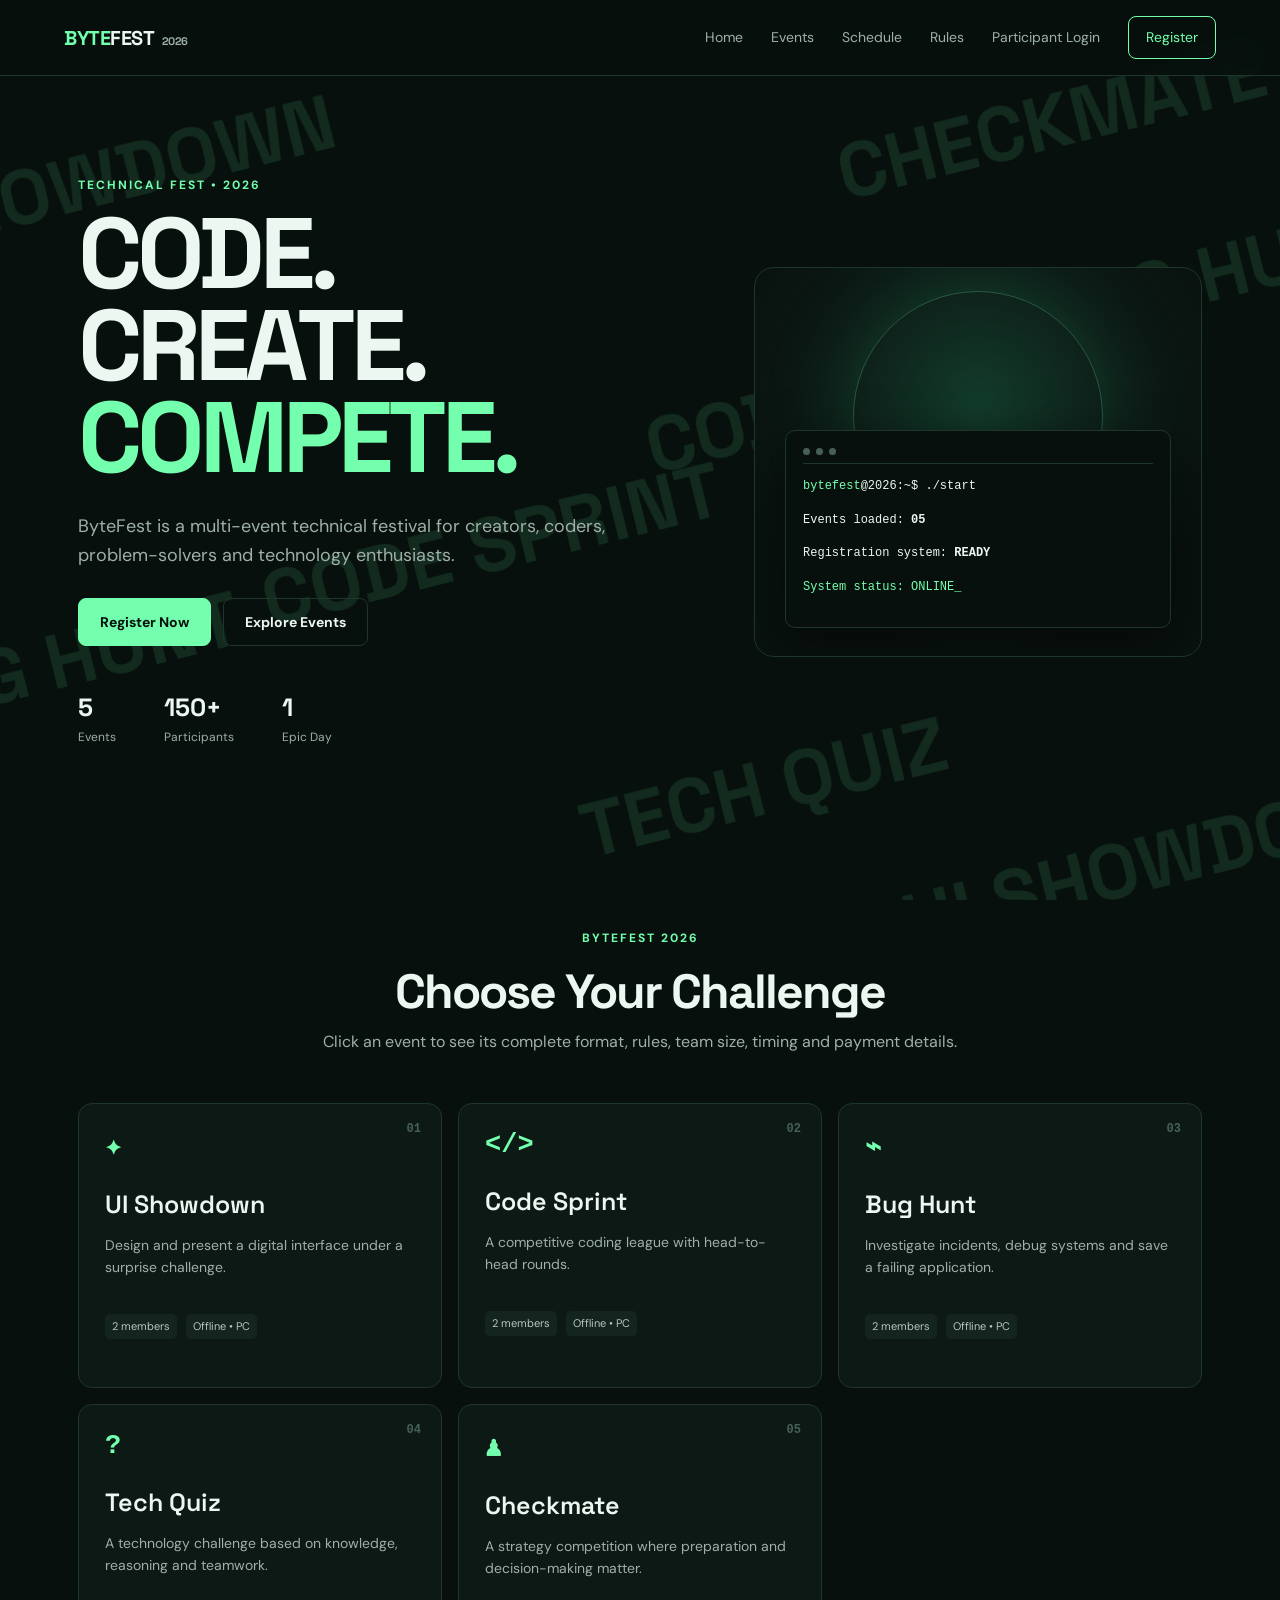
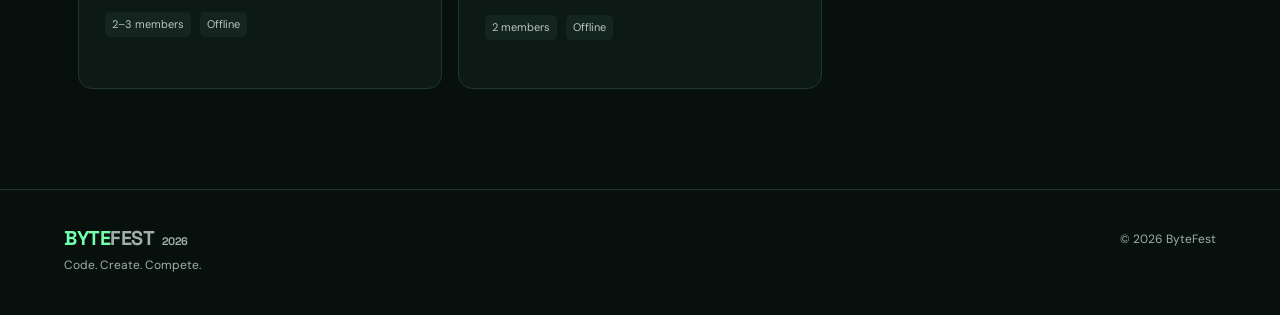
<file: index.html>
<!DOCTYPE html>
<html lang="en">
<head>
<meta charset="UTF-8"><meta name="viewport" content="width=device-width,initial-scale=1">
<title>ByteFest 2026</title><link rel="stylesheet" href="style.css">
</head>
<body>
<div class="floating-events" aria-hidden="true">
  <span>UI SHOWDOWN</span><span>CODE SPRINT</span><span>BUG HUNT</span><span>TECH QUIZ</span><span>CHECKMATE</span>
  <span>CODE SPRINT</span><span>BUG HUNT</span><span>UI SHOWDOWN</span>
</div>
<header class="navbar"><a class="brand" href="index.html"><span>BYTE</span>FEST <small>2026</small></a>
<nav><a href="index.html">Home</a><a href="events.html">Events</a><a href="schedule.html">Schedule</a><a href="rules.html">Rules</a><a href="login.html">Participant Login</a><a class="nav-btn" href="register.html">Register</a></nav></header>
<main>
<section class="hero"><div>
<p class="eyebrow">TECHNICAL FEST • 2026</p><h1>CODE. CREATE.<br><span>COMPETE.</span></h1>
<p class="hero-text">ByteFest is a multi-event technical festival for creators, coders, problem-solvers and technology enthusiasts.</p>
<div class="hero-actions"><a class="btn primary" href="register.html">Register Now</a><a class="btn ghost" href="events.html">Explore Events</a></div>
<div class="stats"><div><strong>5</strong><span>Events</span></div><div><strong>150+</strong><span>Participants</span></div><div><strong>1</strong><span>Epic Day</span></div></div>
</div><div class="hero-card"><div class="orb"></div><div class="terminal"><div class="terminal-top"><i></i><i></i><i></i></div><p><span class="green">bytefest</span>@2026:~$ ./start</p><p>Events loaded: <b>05</b></p><p>Registration system: <b>READY</b></p><p class="green">System status: ONLINE_</p></div></div></section>
<section class="section"><div class="section-heading"><p class="eyebrow">BYTEFEST 2026</p><h2>Choose Your Challenge</h2><p>Click an event to see its complete format, rules, team size, timing and payment details.</p></div>
<div class="event-grid">
<a class="event-card" href="event.html?event=ui"><span class="event-number">01</span><div class="event-icon">✦</div><h3>UI Showdown</h3><p>Design and present a digital interface under a surprise challenge.</p><div class="meta"><span>2 members</span><span>Offline • PC</span></div></a>
<a class="event-card" href="event.html?event=code"><span class="event-number">02</span><div class="event-icon">&lt;/&gt;</div><h3>Code Sprint</h3><p>A competitive coding league with head-to-head rounds.</p><div class="meta"><span>2 members</span><span>Offline • PC</span></div></a>
<a class="event-card" href="event.html?event=bug"><span class="event-number">03</span><div class="event-icon">⌁</div><h3>Bug Hunt</h3><p>Investigate incidents, debug systems and save a failing application.</p><div class="meta"><span>2 members</span><span>Offline • PC</span></div></a>
<a class="event-card" href="event.html?event=quiz"><span class="event-number">04</span><div class="event-icon">?</div><h3>Tech Quiz</h3><p>A technology challenge based on knowledge, reasoning and teamwork.</p><div class="meta"><span>2–3 members</span><span>Offline</span></div></a>
<a class="event-card" href="event.html?event=checkmate"><span class="event-number">05</span><div class="event-icon">♟</div><h3>Checkmate</h3><p>A strategy competition where preparation and decision-making matter.</p><div class="meta"><span>2 members</span><span>Offline</span></div></a>
</div></section>
</main><footer><div><a class="brand" href="index.html"><span>BYTE</span>FEST <small>2026</small></a><p>Code. Create. Compete.</p></div><p>© 2026 ByteFest</p></footer>
</body></html>
</file>
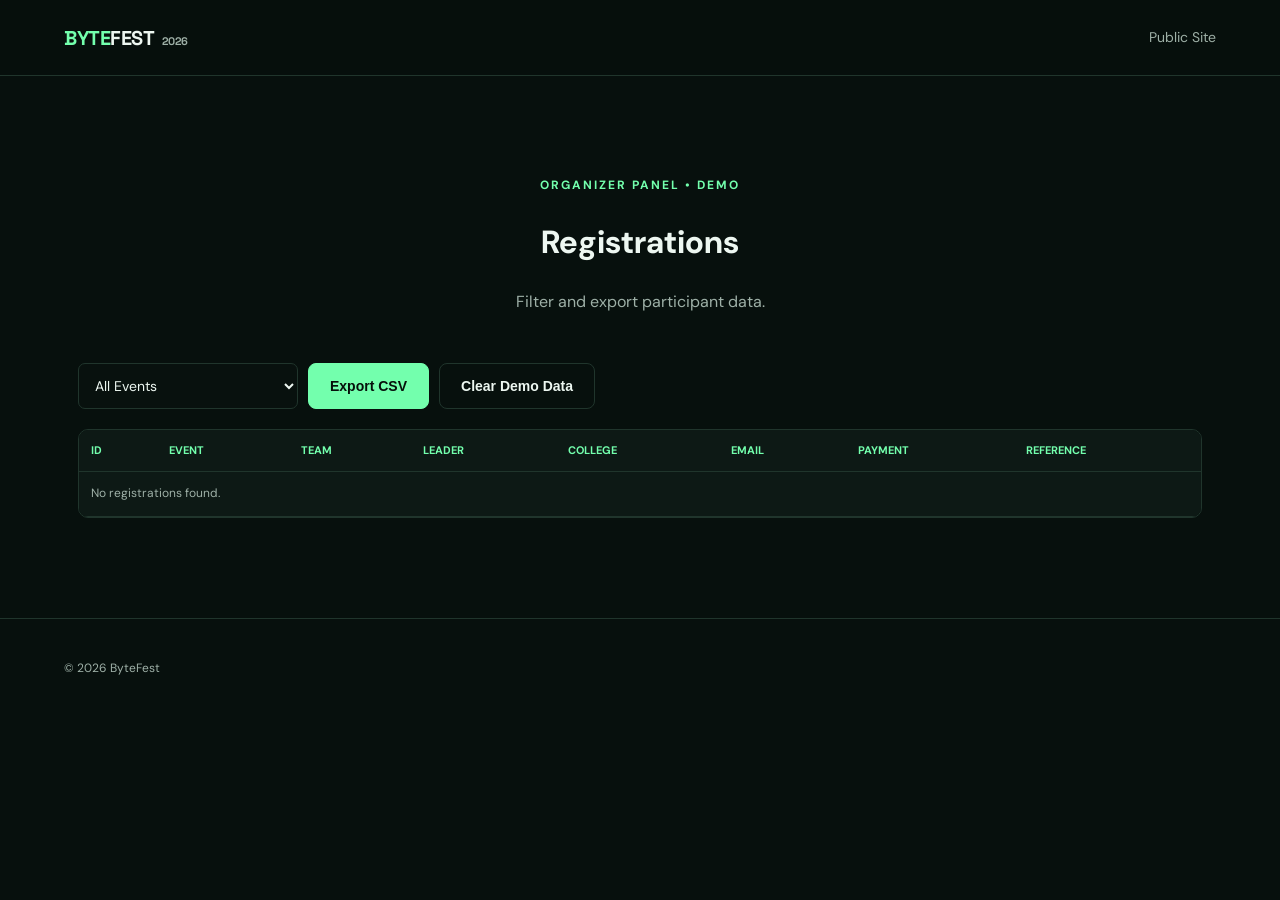
<file: admin.html>
<!DOCTYPE html><html lang="en"><head><meta charset="UTF-8"><meta name="viewport" content="width=device-width,initial-scale=1"><title>Admin | ByteFest</title><link rel="stylesheet" href="style.css"></head><body>
<header class="navbar"><a class="brand" href="index.html"><span>BYTE</span>FEST <small>2026</small></a><nav><a href="index.html">Public Site</a></nav></header>
<main class="section"><div class="section-heading"><p class="eyebrow">ORGANIZER PANEL • DEMO</p><h1>Registrations</h1><p>Filter and export participant data.</p></div>
<div class="admin-tools"><select id="filter"><option>All Events</option><option>UI Showdown</option><option>Code Sprint</option><option>Bug Hunt</option><option>Tech Quiz</option><option>Checkmate</option></select><button id="export" class="btn primary">Export CSV</button><button id="clear" class="btn ghost">Clear Demo Data</button></div>
<div class="table-wrap"><table><thead><tr><th>ID</th><th>Event</th><th>Team</th><th>Leader</th><th>College</th><th>Email</th><th>Payment</th><th>Reference</th></tr></thead><tbody id="rows"></tbody></table></div></main><footer><p>© 2026 ByteFest</p></footer><script>
let data=JSON.parse(localStorage.getItem("bytefest_registrations")||"[]");const filter=document.querySelector("#filter"),rows=document.querySelector("#rows");
function render(){const f=filter.value;rows.innerHTML=data.filter(x=>f==="All Events"||x.event===f).map(x=>`<tr><td>${x.registrationId}</td><td>${x.event}</td><td>${x.teamName}</td><td>${x.leaderName}</td><td>${x.college}</td><td>${x.email}</td><td>${x.paymentMethod}</td><td>${x.transactionId||"—"}</td></tr>`).join("")||`<tr><td colspan="8">No registrations found.</td></tr>`}
filter.onchange=render;render();
document.querySelector("#export").onclick=()=>{const cols=["registrationId","event","teamName","leaderName","college","department","year","email","phone","member1","member2","paymentMethod","transactionId","createdAt"];const csv=[cols.join(","),...data.map(x=>cols.map(k=>`"${String(x[k]??"").replaceAll('"','""')}"`).join(","))].join("\\n");const a=document.createElement("a");a.href=URL.createObjectURL(new Blob([csv],{type:"text/csv"}));a.download="bytefest-registrations.csv";a.click();}
document.querySelector("#clear").onclick=()=>{if(confirm("Delete demo registrations from this browser?")){localStorage.removeItem("bytefest_registrations");data=[];render();}}
</script></body></html>
</file>
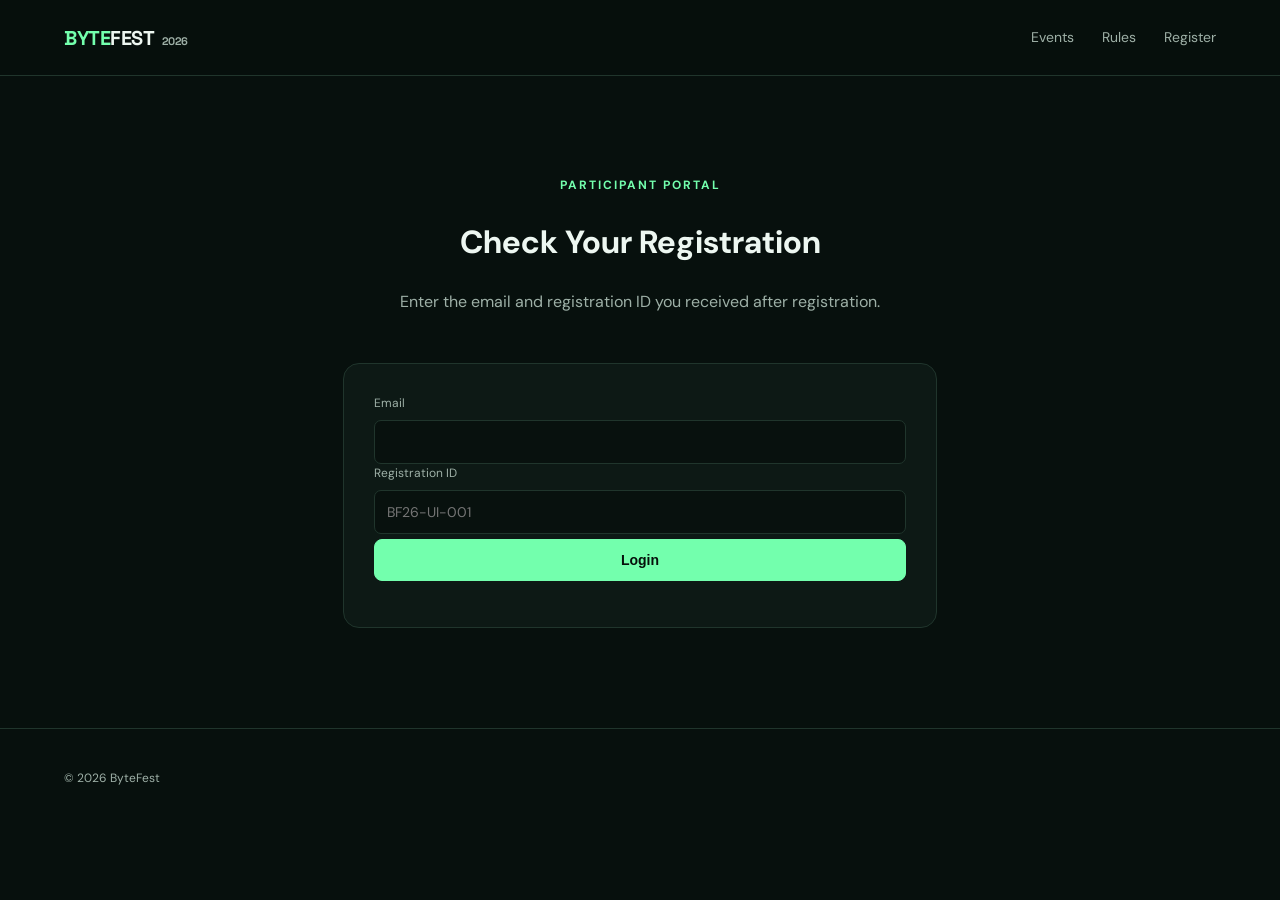
<file: dashboard.html>
<!DOCTYPE html><html lang="en"><head><meta charset="UTF-8"><meta name="viewport" content="width=device-width,initial-scale=1"><title>My Registration | ByteFest</title><link rel="stylesheet" href="style.css"></head><body>
<header class="navbar"><a class="brand" href="index.html"><span>BYTE</span>FEST <small>2026</small></a><nav><a href="events.html">Events</a><a href="register.html">New Registration</a><a href="#" id="logout">Logout</a></nav></header>
<main class="section narrow"><p class="eyebrow">PARTICIPANT PORTAL</p><h1>My Registration</h1><div id="card" class="profile-card"></div></main><footer><p>© 2026 ByteFest</p></footer><script>
const d=JSON.parse(localStorage.getItem("bf_current")||"null");if(!d){location.href="login.html"}else{document.querySelector("#card").innerHTML=`<div class="id-badge">${d.registrationId}</div><h2>${d.teamName}</h2><p><b>Event:</b> ${d.event}</p><p><b>Team Leader:</b> ${d.leaderName}</p><p><b>College:</b> ${d.college}</p><p><b>Department:</b> ${d.department} • ${d.year}</p><p><b>Email:</b> ${d.email}</p><p><b>Phone:</b> ${d.phone}</p><p><b>Member 1:</b> ${d.member1||"—"}</p><p><b>Member 2:</b> ${d.member2||"—"}</p><p><b>Payment:</b> ${d.paymentMethod} • ${d.transactionId||"—"}</p>`}
document.querySelector("#logout").onclick=()=>{localStorage.removeItem("bf_current");location.href="login.html";}
</script></body></html>
</file>
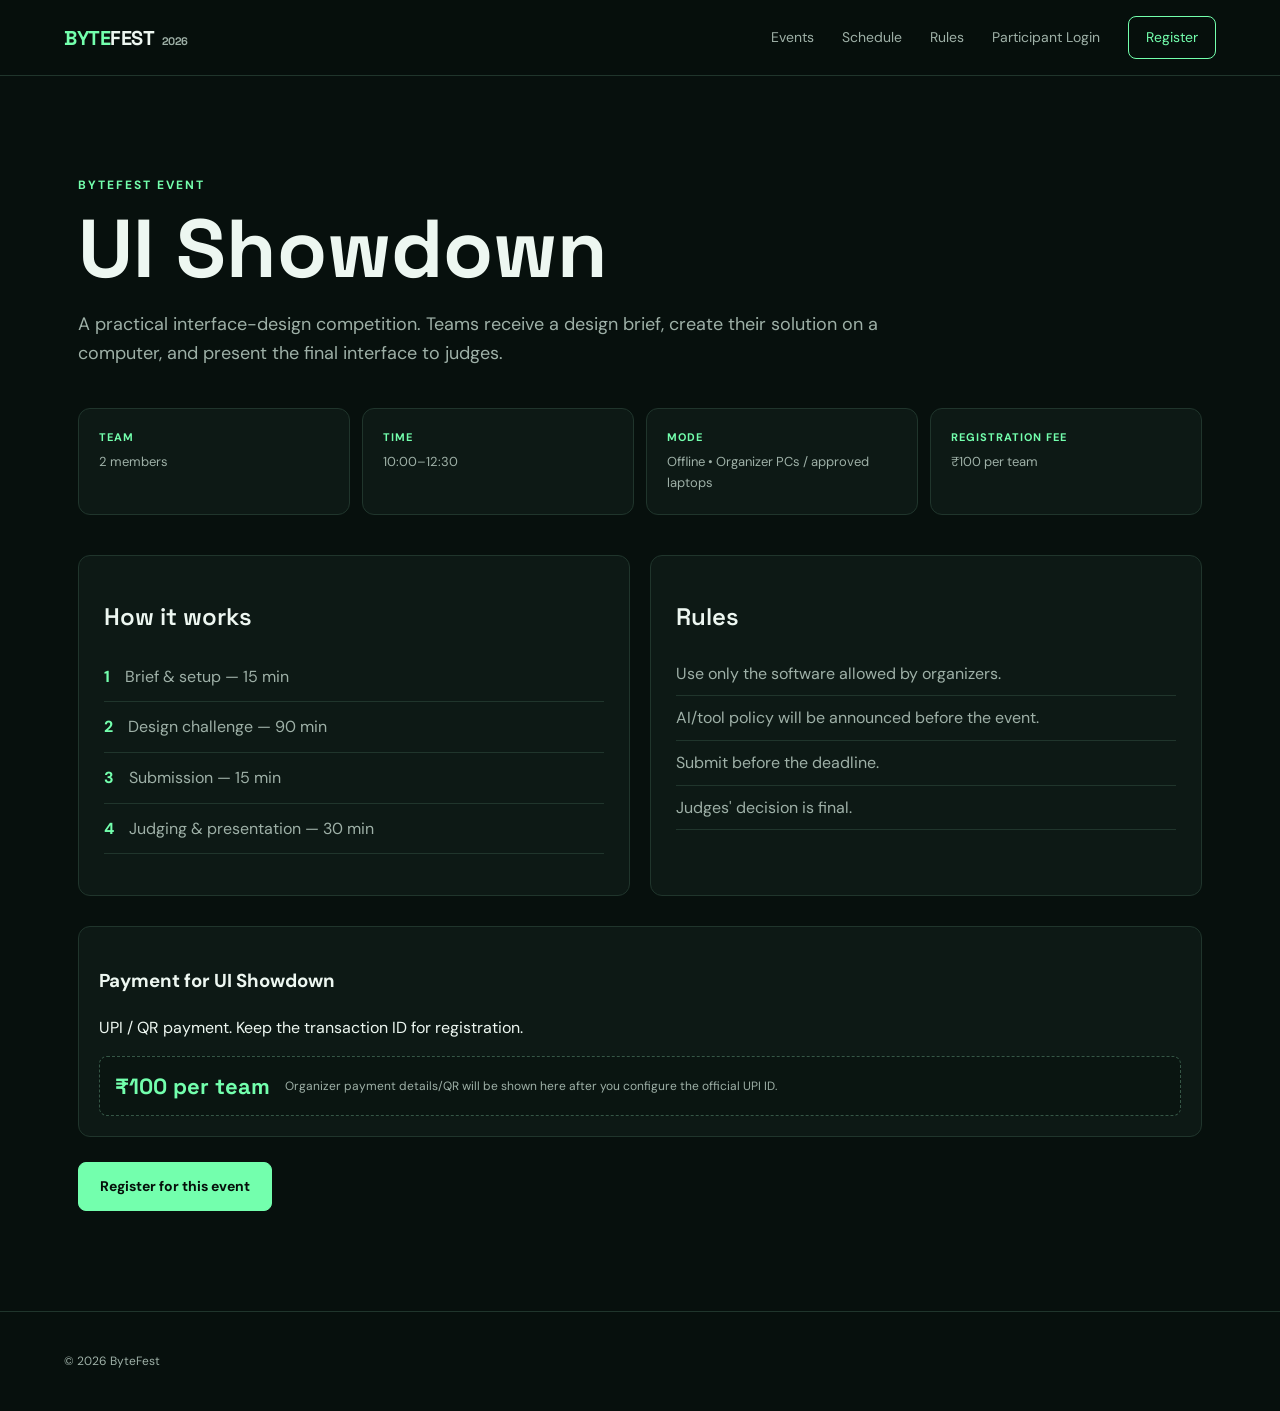
<file: event.html>
<!DOCTYPE html><html lang="en"><head><meta charset="UTF-8"><meta name="viewport" content="width=device-width,initial-scale=1"><title>Event | ByteFest</title><link rel="stylesheet" href="style.css"></head><body>
<header class="navbar"><a class="brand" href="index.html"><span>BYTE</span>FEST <small>2026</small></a><nav><a href="events.html">Events</a><a href="schedule.html">Schedule</a><a href="rules.html">Rules</a><a href="login.html">Participant Login</a><a class="nav-btn" href="register.html">Register</a></nav></header>
<main class="section detail-page"><p class="eyebrow">BYTEFEST EVENT</p><h1 id="eventName"></h1><p id="desc" class="lead"></p><div id="facts" class="facts"></div>
<div class="detail-grid"><section><h2>How it works</h2><ol id="rounds" class="round-list"></ol></section><section><h2>Rules</h2><ul id="rulesList" class="plain-list"></ul></section></div>
<section id="payment" class="payment-detail"></section><a id="registerEvent" class="btn primary" href="register.html">Register for this event</a></main><footer><p>© 2026 ByteFest</p></footer><script src="event.js"></script></body></html>
</file>
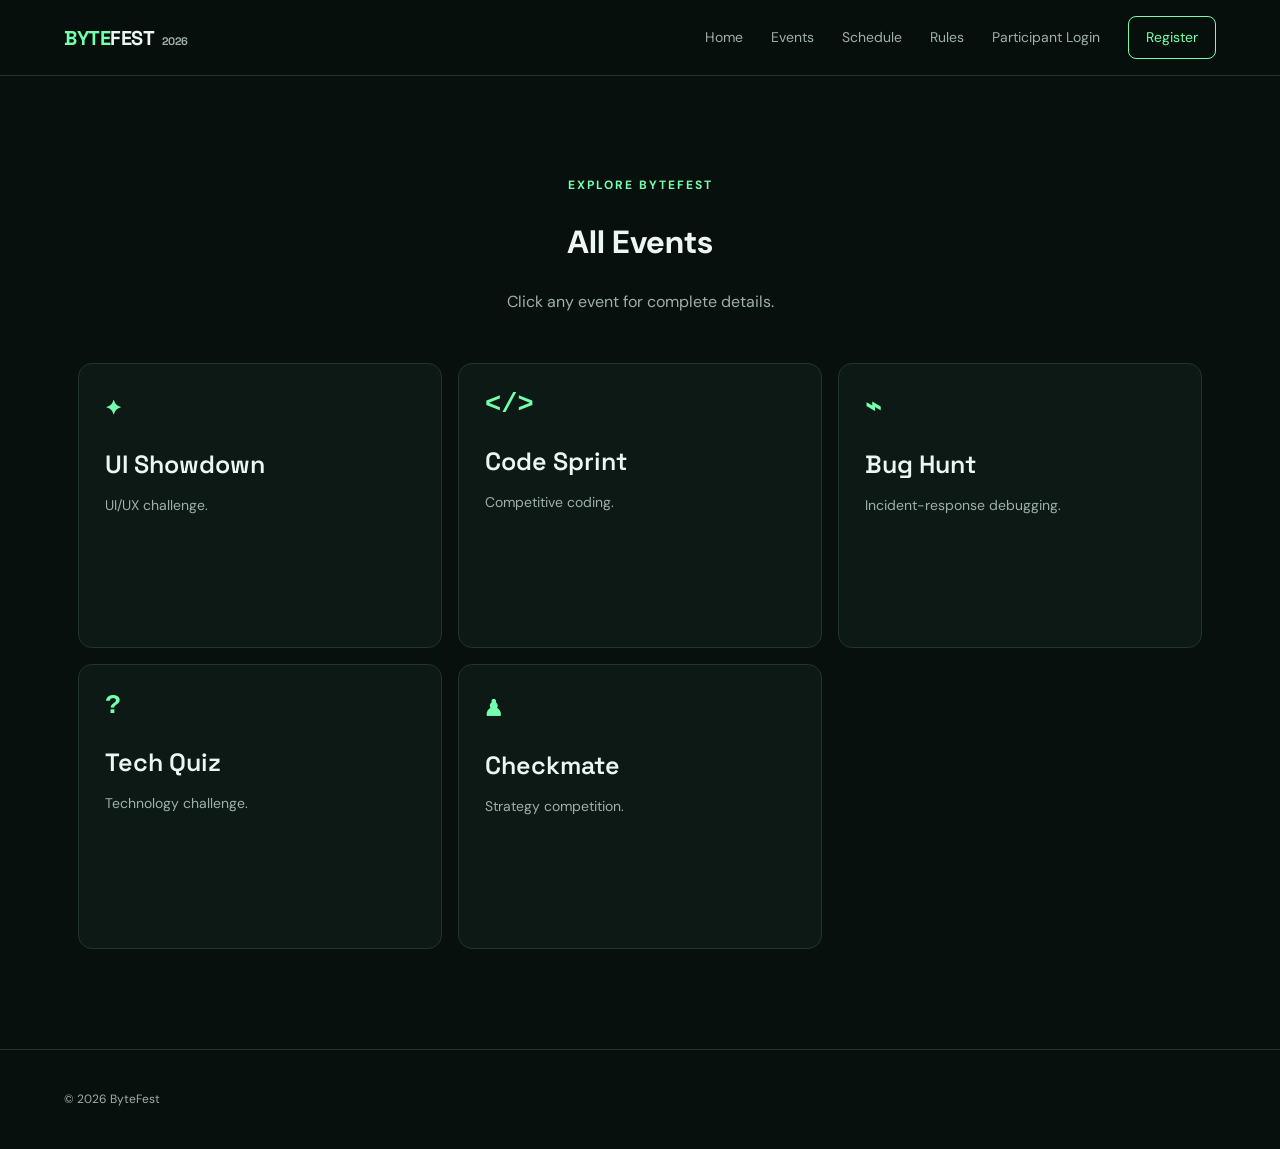
<file: events.html>
<!DOCTYPE html><html lang="en"><head><meta charset="UTF-8"><meta name="viewport" content="width=device-width,initial-scale=1"><title>Events | ByteFest</title><link rel="stylesheet" href="style.css"></head><body>
<header class="navbar"><a class="brand" href="index.html"><span>BYTE</span>FEST <small>2026</small></a><nav><a href="index.html">Home</a><a href="events.html">Events</a><a href="schedule.html">Schedule</a><a href="rules.html">Rules</a><a href="login.html">Participant Login</a><a class="nav-btn" href="register.html">Register</a></nav></header>
<main class="section"><div class="section-heading"><p class="eyebrow">EXPLORE BYTEFEST</p><h1>All Events</h1><p>Click any event for complete details.</p></div><div class="event-grid">
<a class="event-card" href="event.html?event=ui"><div class="event-icon">✦</div><h3>UI Showdown</h3><p>UI/UX challenge.</p></a><a class="event-card" href="event.html?event=code"><div class="event-icon">&lt;/&gt;</div><h3>Code Sprint</h3><p>Competitive coding.</p></a><a class="event-card" href="event.html?event=bug"><div class="event-icon">⌁</div><h3>Bug Hunt</h3><p>Incident-response debugging.</p></a><a class="event-card" href="event.html?event=quiz"><div class="event-icon">?</div><h3>Tech Quiz</h3><p>Technology challenge.</p></a><a class="event-card" href="event.html?event=checkmate"><div class="event-icon">♟</div><h3>Checkmate</h3><p>Strategy competition.</p></a></div></main>
<footer><p>© 2026 ByteFest</p></footer></body></html>
</file>
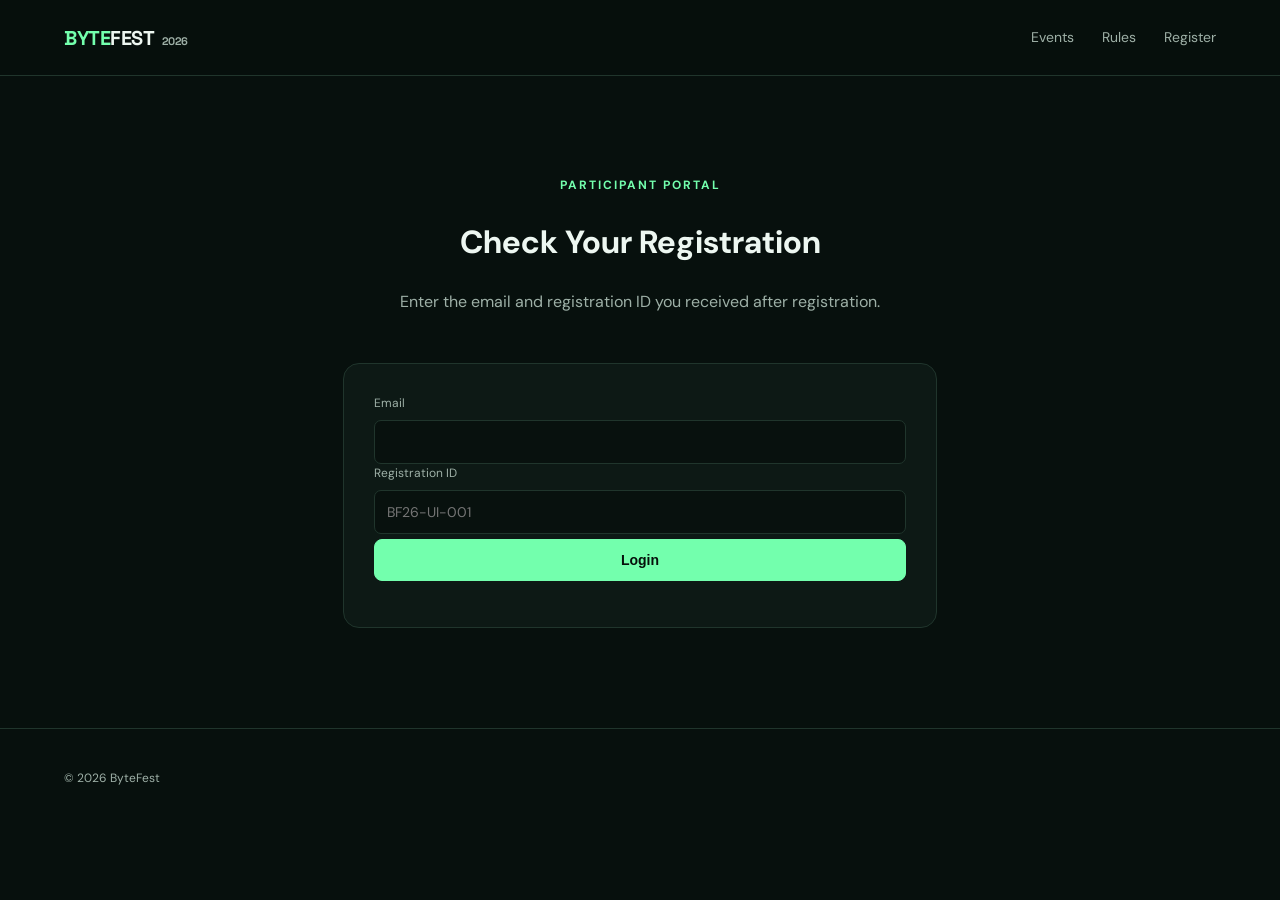
<file: login.html>
<!DOCTYPE html><html lang="en"><head><meta charset="UTF-8"><meta name="viewport" content="width=device-width,initial-scale=1"><title>Participant Login | ByteFest</title><link rel="stylesheet" href="style.css"></head><body>
<header class="navbar"><a class="brand" href="index.html"><span>BYTE</span>FEST <small>2026</small></a><nav><a href="events.html">Events</a><a href="rules.html">Rules</a><a href="register.html">Register</a></nav></header>
<main class="section narrow"><div class="section-heading"><p class="eyebrow">PARTICIPANT PORTAL</p><h1>Check Your Registration</h1><p>Enter the email and registration ID you received after registration.</p></div>
<form id="loginForm" class="registration-form"><label>Email<input name="email" type="email" required></label><label>Registration ID<input name="registrationId" placeholder="BF26-UI-001" required></label><button class="btn primary submit-btn">Login</button><p id="loginError" class="error"></p></form>
</main><footer><p>© 2026 ByteFest</p></footer><script src="login.js"></script></body></html>
</file>
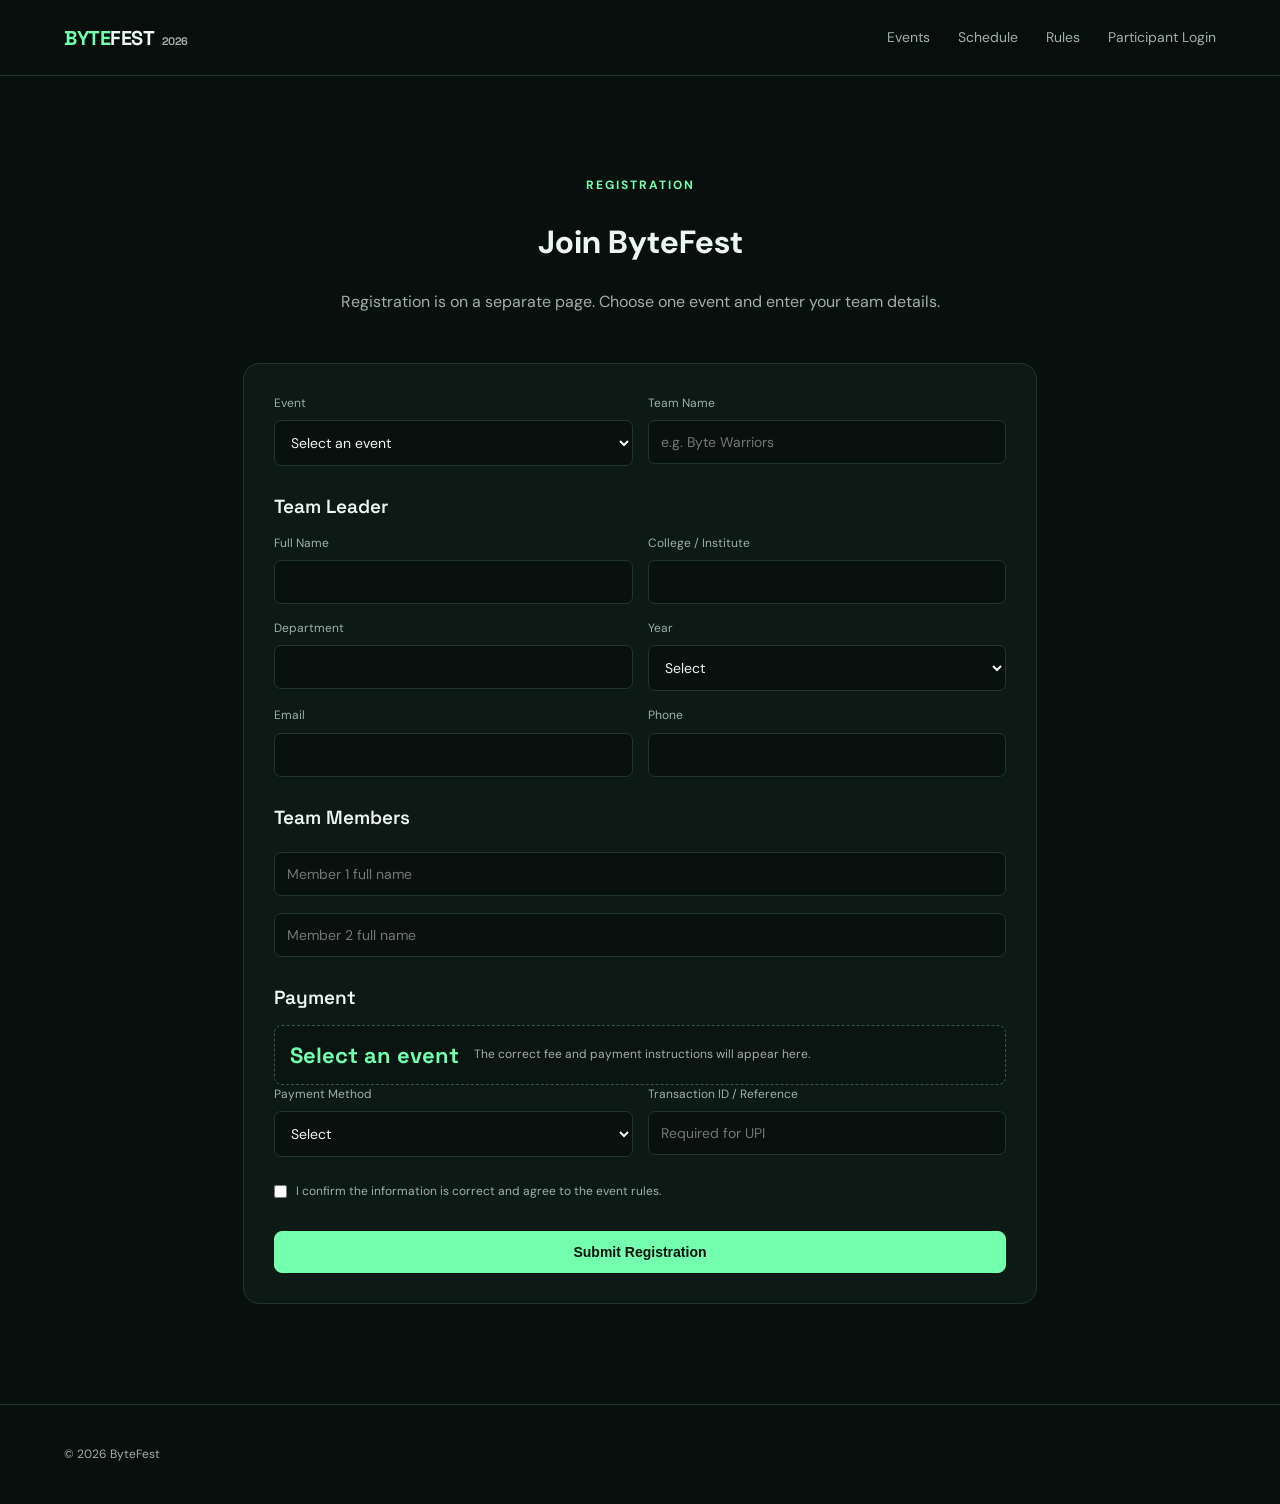
<file: register.html>
<!DOCTYPE html><html lang="en"><head><meta charset="UTF-8"><meta name="viewport" content="width=device-width,initial-scale=1"><title>Register | ByteFest</title><link rel="stylesheet" href="style.css"></head><body>
<header class="navbar"><a class="brand" href="index.html"><span>BYTE</span>FEST <small>2026</small></a><nav><a href="events.html">Events</a><a href="schedule.html">Schedule</a><a href="rules.html">Rules</a><a href="login.html">Participant Login</a></nav></header>
<main class="section register-section"><div class="section-heading"><p class="eyebrow">REGISTRATION</p><h1>Join ByteFest</h1><p>Registration is on a separate page. Choose one event and enter your team details.</p></div>
<form id="regForm" class="registration-form">
<div class="form-row"><label>Event<select id="event" name="event" required><option value="">Select an event</option><option value="UI Showdown">UI Showdown</option><option value="Code Sprint">Code Sprint</option><option value="Bug Hunt">Bug Hunt</option><option value="Tech Quiz">Tech Quiz</option><option value="Checkmate">Checkmate</option></select></label><label>Team Name<input name="teamName" required placeholder="e.g. Byte Warriors"></label></div>
<h3>Team Leader</h3><div class="form-row"><label>Full Name<input name="leaderName" required></label><label>College / Institute<input name="college" required></label></div>
<div class="form-row"><label>Department<input name="department" required></label><label>Year<select name="year" required><option value="">Select</option><option>1st Year</option><option>2nd Year</option><option>3rd Year</option><option>4th Year</option><option>Other</option></select></label></div>
<div class="form-row"><label>Email<input name="email" type="email" required></label><label>Phone<input name="phone" required></label></div>
<h3>Team Members</h3><div id="members" class="members"><input name="member1" placeholder="Member 1 full name"><input name="member2" placeholder="Member 2 full name"></div>
<h3>Payment</h3><div id="feeBox" class="payment-box"><strong>Select an event</strong><span>The correct fee and payment instructions will appear here.</span></div>
<div class="form-row"><label>Payment Method<select name="paymentMethod" required><option value="">Select</option><option>UPI</option><option>Cash at Event Desk</option></select></label><label>Transaction ID / Reference<input name="transactionId" placeholder="Required for UPI"></label></div>
<label class="check"><input name="agree" type="checkbox" required> I confirm the information is correct and agree to the event rules.</label>
<button class="btn primary submit-btn" type="submit">Submit Registration</button></form>
<div id="success" class="success-box hidden"><p class="eyebrow">REGISTRATION COMPLETE</p><h2>Welcome to ByteFest 🎉</h2><p>Registration ID:</p><strong id="rid"></strong><p>Use your email and registration ID to log in and view your details.</p><a class="btn primary" href="login.html">Participant Login</a></div>
</main><footer><p>© 2026 ByteFest</p></footer><script src="register.js"></script></body></html>
</file>
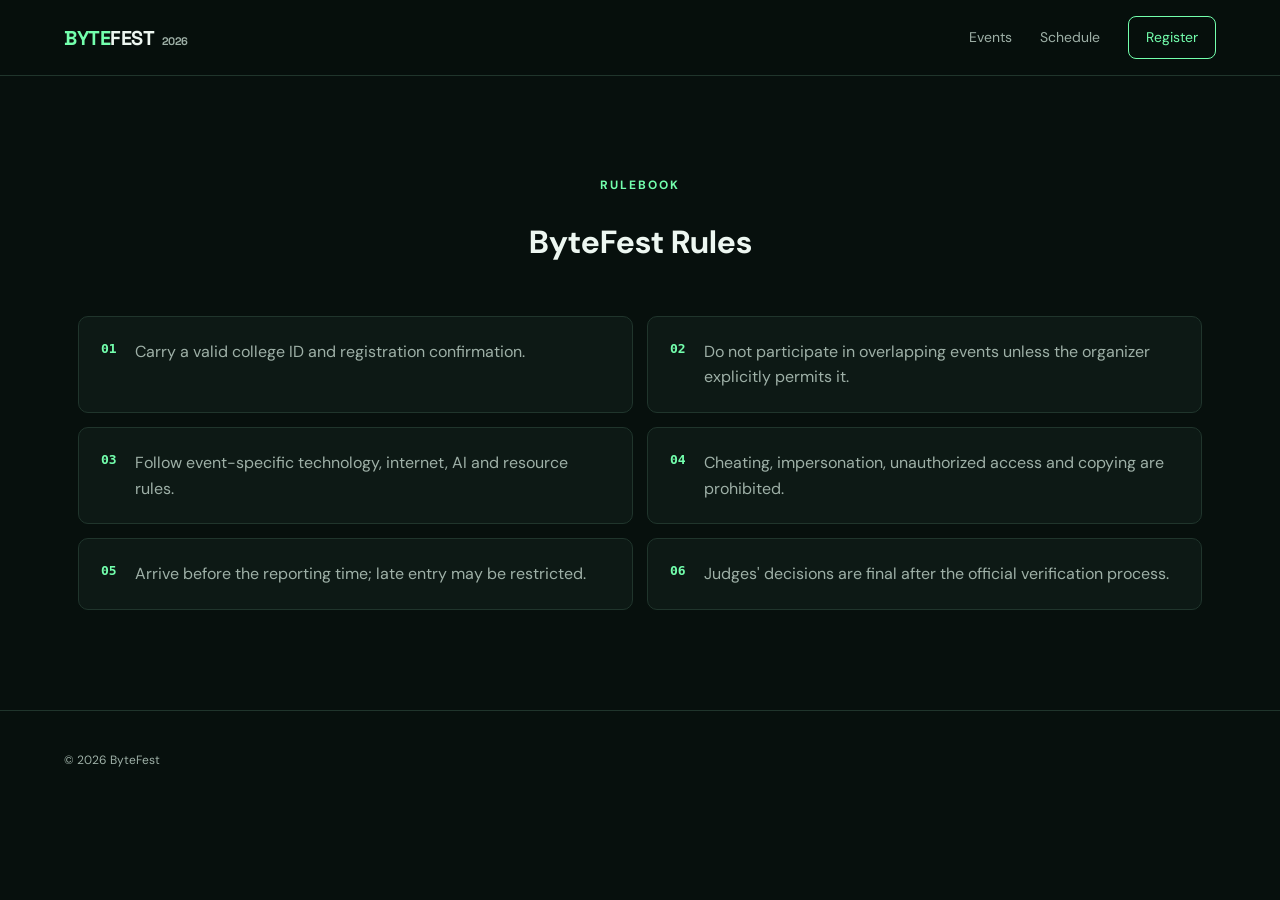
<file: rules.html>
<!DOCTYPE html><html lang="en"><head><meta charset="UTF-8"><meta name="viewport" content="width=device-width,initial-scale=1"><title>Rules | ByteFest</title><link rel="stylesheet" href="style.css"></head><body><header class="navbar"><a class="brand" href="index.html"><span>BYTE</span>FEST <small>2026</small></a><nav><a href="events.html">Events</a><a href="schedule.html">Schedule</a><a class="nav-btn" href="register.html">Register</a></nav></header><main class="section"><div class="section-heading"><p class="eyebrow">RULEBOOK</p><h1>ByteFest Rules</h1></div><div class="rules-grid"><div><b>01</b><p>Carry a valid college ID and registration confirmation.</p></div><div><b>02</b><p>Do not participate in overlapping events unless the organizer explicitly permits it.</p></div><div><b>03</b><p>Follow event-specific technology, internet, AI and resource rules.</p></div><div><b>04</b><p>Cheating, impersonation, unauthorized access and copying are prohibited.</p></div><div><b>05</b><p>Arrive before the reporting time; late entry may be restricted.</p></div><div><b>06</b><p>Judges' decisions are final after the official verification process.</p></div></div></main><footer><p>© 2026 ByteFest</p></footer></body></html>
</file>
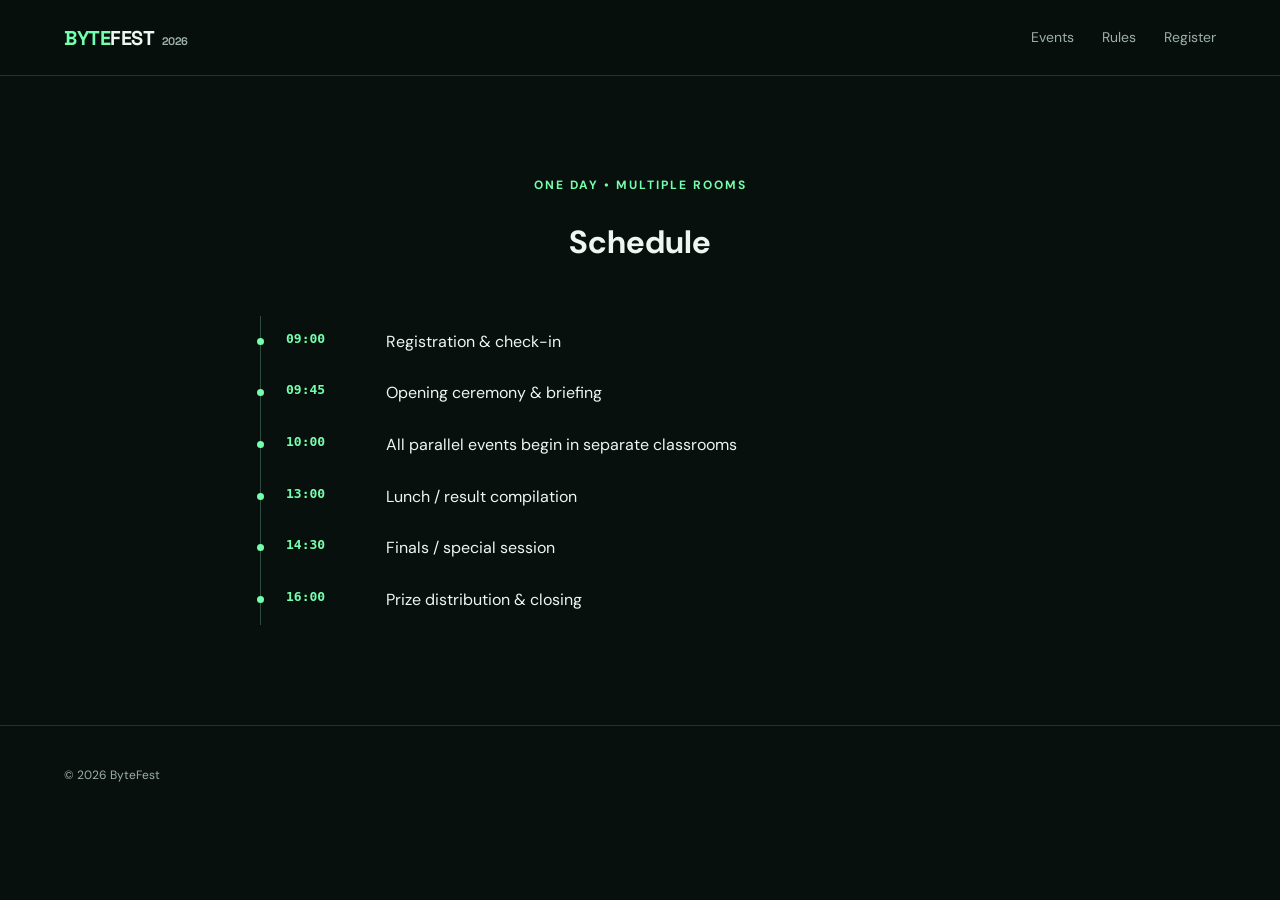
<file: schedule.html>
<!DOCTYPE html><html lang="en"><head><meta charset="UTF-8"><meta name="viewport" content="width=device-width,initial-scale=1"><title>Schedule | ByteFest</title><link rel="stylesheet" href="style.css"></head><body><header class="navbar"><a class="brand" href="index.html"><span>BYTE</span>FEST <small>2026</small></a><nav><a href="events.html">Events</a><a href="rules.html">Rules</a><a href="register.html">Register</a></nav></header><main class="section"><div class="section-heading"><p class="eyebrow">ONE DAY • MULTIPLE ROOMS</p><h1>Schedule</h1></div><div class="timeline"><div><b>09:00</b><span>Registration & check-in</span></div><div><b>09:45</b><span>Opening ceremony & briefing</span></div><div><b>10:00</b><span>All parallel events begin in separate classrooms</span></div><div><b>13:00</b><span>Lunch / result compilation</span></div><div><b>14:30</b><span>Finals / special session</span></div><div><b>16:00</b><span>Prize distribution & closing</span></div></div></main><footer><p>© 2026 ByteFest</p></footer></body></html>
</file>
<file: style.css>
@import url('https://fonts.googleapis.com/css2?family=DM+Sans:wght@400;500;600;700&family=Space+Grotesk:wght@500;600;700&display=swap');

:root{--bg:#07100d;--panel:#0d1915;--panel2:#111f1a;--text:#edf7f1;--muted:#9eb0a7;--green:#73ffad;--green2:#27d980;--line:#20352c;--max:1180px}
*{box-sizing:border-box}html{scroll-behavior:smooth}body{margin:0;background:var(--bg);color:var(--text);font-family:"DM Sans",sans-serif;line-height:1.6}
a{text-decoration:none;color:inherit}.navbar{height:76px;display:flex;align-items:center;justify-content:space-between;padding:0 5%;border-bottom:1px solid var(--line);position:sticky;top:0;background:rgba(7,16,13,.9);backdrop-filter:blur(14px);z-index:20}.brand{font:700 20px "Space Grotesk";letter-spacing:-.5px}.brand span{color:var(--green)}.brand small{color:var(--muted);font-size:11px;margin-left:4px}nav{display:flex;gap:28px;align-items:center;font-size:14px;color:var(--muted)}nav a:hover{color:var(--green)}.nav-btn{border:1px solid var(--green);padding:9px 17px;border-radius:8px;color:var(--green)}
.hero{max-width:var(--max);margin:auto;min-height:650px;padding:100px 28px 80px;display:grid;grid-template-columns:1.15fr .85fr;gap:70px;align-items:center}.eyebrow{font-size:12px;letter-spacing:2px;color:var(--green);font-weight:700;margin:0 0 13px}.hero h1{font:700 clamp(55px,8vw,100px)/.92 "Space Grotesk";letter-spacing:-5px;margin:0}.hero h1 span{color:var(--green)}.hero-text{max-width:620px;color:var(--muted);font-size:18px;margin:28px 0}.hero-actions{display:flex;gap:12px;margin-bottom:45px}.btn{display:inline-block;border-radius:8px;padding:12px 21px;font-weight:700;font-size:14px;cursor:pointer}.primary{background:var(--green);color:#06100b;border:1px solid var(--green)}.primary:hover{background:#a0ffc7}.ghost{border:1px solid var(--line);background:transparent;color:var(--text)}.ghost:hover{border-color:var(--green);color:var(--green)}.stats{display:flex;gap:48px}.stats strong{display:block;font:700 25px "Space Grotesk"}.stats span{font-size:12px;color:var(--muted)}
.hero-card{height:390px;border:1px solid var(--line);border-radius:20px;background:radial-gradient(circle at 50% 35%,#123c2b 0,#0d1a16 45%,#09120f 75%);position:relative;overflow:hidden}.orb{width:250px;height:250px;border-radius:50%;position:absolute;left:50%;top:38%;transform:translate(-50%,-50%);border:1px solid rgba(115,255,173,.25);box-shadow:0 0 100px rgba(39,217,128,.15)}.terminal{position:absolute;left:30px;right:30px;bottom:28px;background:#07100d;border:1px solid var(--line);border-radius:10px;padding:17px;font:12px/1.8 monospace;box-shadow:0 15px 50px #0008}.terminal-top{display:flex;gap:6px;border-bottom:1px solid var(--line);padding-bottom:8px;margin-bottom:8px}.terminal-top i{width:7px;height:7px;border-radius:50%;background:#476057}.green{color:var(--green)}

.section{max-width:var(--max);margin:auto;padding:100px 28px}.dark-section{max-width:none;background:#09130f;border-top:1px solid var(--line);border-bottom:1px solid var(--line);padding-left:max(28px,calc((100% - 1124px)/2));padding-right:max(28px,calc((100% - 1124px)/2))}.section-heading{text-align:center;margin-bottom:48px}.section-heading h2{font:700 48px "Space Grotesk";margin:0 0 7px;letter-spacing:-2px}.section-heading>p:last-child{color:var(--muted);margin:0}.event-grid{display:grid;grid-template-columns:repeat(3,1fr);gap:16px}.event-card{background:var(--panel);border:1px solid var(--line);border-radius:14px;padding:26px;position:relative;min-height:285px;transition:.2s}.event-card:hover{transform:translateY(-4px);border-color:#3b614f}.event-number{position:absolute;right:20px;top:18px;color:#466157;font:600 12px monospace}.event-icon{font:700 27px monospace;color:var(--green);margin-bottom:25px}.event-card h3{font:600 25px "Space Grotesk";margin:0 0 9px}.event-card p{color:var(--muted);font-size:14px;min-height:65px}.meta{display:flex;gap:9px;margin:15px 0}.meta span{font-size:11px;color:#b8c8c0;background:#14241e;border-radius:5px;padding:4px 7px}.select-event{border:0;background:none;color:var(--green);font-weight:700;padding:0;cursor:pointer}
.timeline{max-width:760px;margin:auto;border-left:1px solid #2e4b3e}.timeline div{display:grid;grid-template-columns:100px 1fr;padding:13px 0 13px 25px;position:relative}.timeline div:before{content:"";width:7px;height:7px;border-radius:50%;background:var(--green);position:absolute;left:-4px;top:22px}.timeline b{color:var(--green);font-family:monospace}.timeline span{color:var(--text)}.note{color:var(--muted);font-size:12px;text-align:center;margin-top:25px}
.rules-grid{display:grid;grid-template-columns:repeat(2,1fr);gap:14px}.rules-grid div{display:flex;gap:18px;background:var(--panel);border:1px solid var(--line);padding:22px;border-radius:10px}.rules-grid b{color:var(--green);font-family:monospace}.rules-grid p{margin:0;color:var(--muted)}
.register-section{max-width:850px}.registration-form{background:var(--panel);border:1px solid var(--line);border-radius:16px;padding:30px}.registration-form h3{font:600 19px "Space Grotesk";margin:28px 0 15px}.form-row{display:grid;grid-template-columns:1fr 1fr;gap:15px;margin-bottom:15px}label{font-size:12px;color:var(--muted);display:block}input,select{display:block;width:100%;margin-top:7px;background:#08110e;border:1px solid var(--line);border-radius:7px;padding:12px;color:var(--text);outline:none;font:14px "DM Sans"}input:focus,select:focus{border-color:var(--green)}.members{display:grid;gap:10px}.form-help{font-size:12px;color:#71837a}.check{display:flex;align-items:flex-start;gap:9px;margin:25px 0}.check input{width:auto;margin:3px 0}.submit-btn{width:100%;margin-top:5px}.success-box{background:var(--panel);border:1px solid var(--green);border-radius:16px;padding:40px;text-align:center}.success-box h3{font:600 32px "Space Grotesk";margin:5px}.success-box strong{display:block;color:var(--green);font:700 28px monospace;margin:12px}.small{font-size:12px;color:var(--muted)}.hidden{display:none!important}
footer{border-top:1px solid var(--line);max-width:none;padding:35px 5%;display:flex;justify-content:space-between;color:var(--muted);font-size:12px}footer p{margin:5px 0}

@media(max-width:850px){nav a:not(.nav-btn){display:none}.hero{grid-template-columns:1fr;padding-top:65px}.hero-card{display:none}.event-grid{grid-template-columns:1fr 1fr}.form-row{grid-template-columns:1fr}.rules-grid{grid-template-columns:1fr}}
@media(max-width:560px){.event-grid{grid-template-columns:1fr}.stats{gap:25px}.hero h1{letter-spacing:-3px}.section{padding:70px 18px}.navbar{padding:0 18px}footer{display:block}}

.floating-events{position:fixed;inset:0;overflow:hidden;pointer-events:none;z-index:-1;opacity:.11;perspective:800px}.floating-events span{position:absolute;white-space:nowrap;color:var(--green);font:700 clamp(35px,6vw,90px) "Space Grotesk";transform:rotate(-14deg) translateZ(0);animation:float 18s linear infinite}.floating-events span:nth-child(1){top:15%;left:-15%;animation-duration:21s}.floating-events span:nth-child(2){top:38%;left:50%;animation-duration:25s}.floating-events span:nth-child(3){top:68%;left:-10%;animation-duration:23s}.floating-events span:nth-child(4){top:82%;left:45%;animation-duration:20s}.floating-events span:nth-child(5){top:8%;left:65%;animation-duration:27s}.floating-events span:nth-child(6){top:55%;left:20%;animation-duration:29s}.floating-events span:nth-child(7){top:25%;left:80%;animation-duration:24s}.floating-events span:nth-child(8){top:90%;left:70%;animation-duration:26s}@keyframes float{0%{transform:translate3d(-20vw,10vh,-80px) rotate(-14deg) scale(.8)}50%{transform:translate3d(20vw,-8vh,60px) rotate(8deg) scale(1.1)}100%{transform:translate3d(80vw,-18vh,-40px) rotate(-14deg) scale(.9)}}
.detail-page h1{font:700 clamp(45px,7vw,82px)/1 "Space Grotesk";margin:0 0 20px}.lead{max-width:800px;color:var(--muted);font-size:18px}.facts{display:grid;grid-template-columns:repeat(4,1fr);gap:12px;margin:40px 0}.facts div,.payment-detail,.profile-card{background:var(--panel);border:1px solid var(--line);border-radius:12px;padding:20px}.facts b,.facts span{display:block}.facts b{font-size:11px;color:var(--green);text-transform:uppercase;letter-spacing:1px}.facts span{margin-top:6px;color:var(--muted);font-size:13px}.detail-grid{display:grid;grid-template-columns:1fr 1fr;gap:20px;margin:30px 0}.detail-grid section{background:var(--panel);border:1px solid var(--line);border-radius:12px;padding:25px}.detail-grid h2{font:600 24px "Space Grotesk"}.round-list,.plain-list{padding:0;list-style:none}.round-list li{display:flex;gap:15px;padding:12px 0;border-bottom:1px solid var(--line);color:var(--muted)}.round-list b{color:var(--green)}.plain-list li{padding:9px 0;color:var(--muted);border-bottom:1px solid var(--line)}.payment-detail{margin-bottom:25px}.payment-box{display:flex;gap:15px;align-items:center;padding:15px;background:#0a1511;border:1px dashed #355646;border-radius:8px}.payment-box strong{font:700 22px "Space Grotesk";color:var(--green)}.payment-box span{font-size:12px;color:var(--muted)}.narrow{max-width:650px}.profile-card h2{font:600 30px "Space Grotesk"}.id-badge{display:inline-block;color:var(--green);border:1px solid var(--green);padding:5px 10px;border-radius:5px;font:700 13px monospace}.error{color:#ff8c8c}.admin-tools{display:flex;gap:10px;margin-bottom:20px}.admin-tools select{max-width:220px;margin:0}.table-wrap{overflow:auto;border:1px solid var(--line);border-radius:10px}.table-wrap table{width:100%;border-collapse:collapse;min-width:1000px;background:var(--panel);font-size:12px}.table-wrap th,.table-wrap td{padding:12px;border-bottom:1px solid var(--line);text-align:left}.table-wrap th{color:var(--green);font-size:11px;text-transform:uppercase}.table-wrap td{color:var(--muted)}
@media(max-width:800px){.facts,.detail-grid{grid-template-columns:1fr 1fr}}@media(max-width:550px){.facts,.detail-grid{grid-template-columns:1fr}.admin-tools{flex-wrap:wrap}}
</file>
